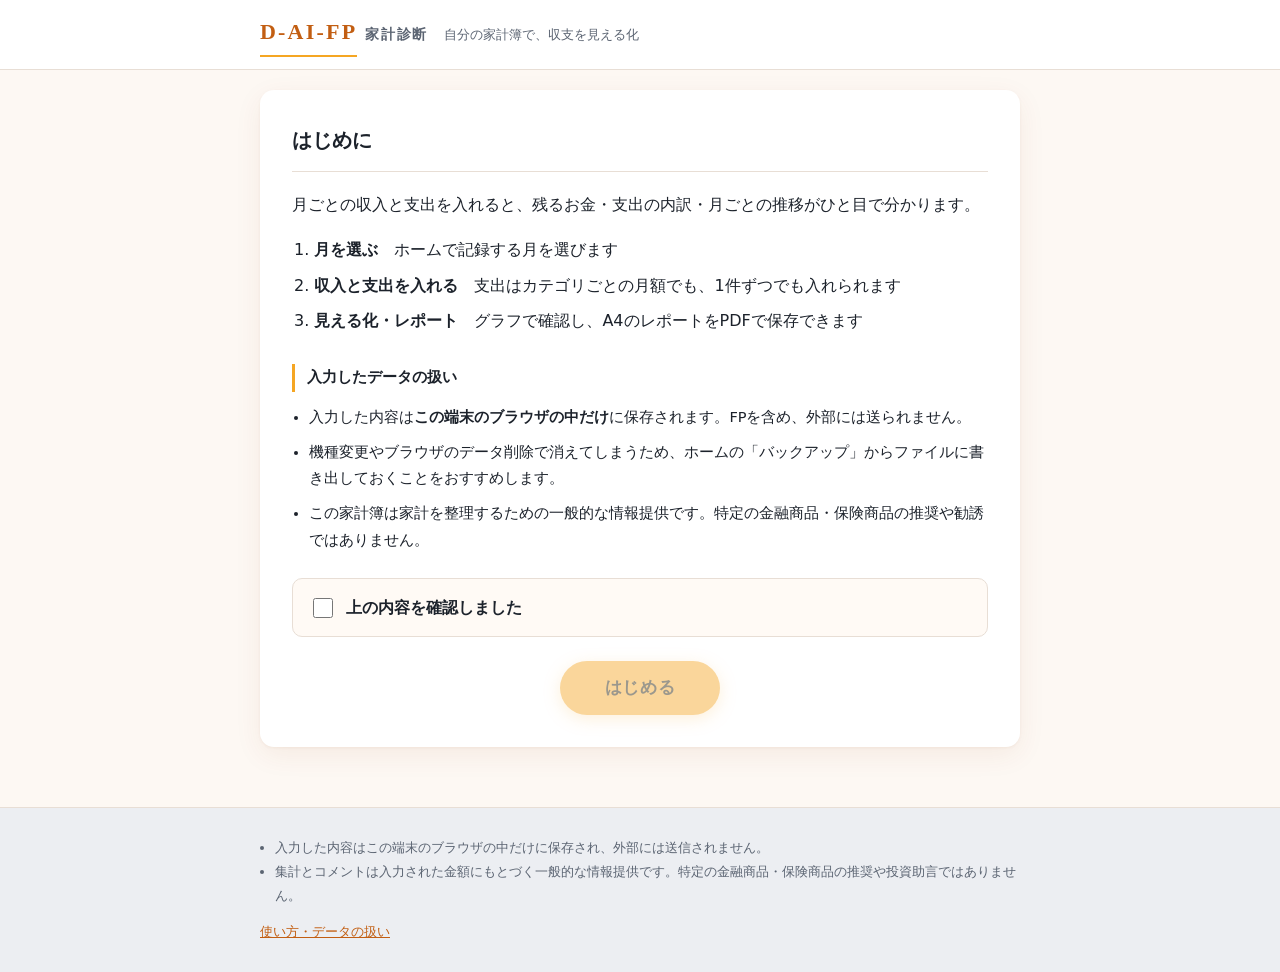
<file: index.html>
<!doctype html>
<html lang="ja">
<head>
  <meta charset="utf-8">
  <meta name="viewport" content="width=device-width, initial-scale=1">
  <meta name="robots" content="noindex">
  <title>D-AI-FP（家計診断）</title>
  <link rel="stylesheet" href="css/style.css">
</head>
<body>
  <header class="site-header">
    <div class="wrap header-inner">
      <a class="logo" href="#" data-go="home"><span class="logo-mark">D-AI-FP</span><span class="logo-text">家計診断</span></a>
      <p class="tagline">自分の家計簿で、収支を見える化</p>
    </div>
  </header>

  <!-- LINEの中のブラウザで開いたときだけ出す案内 -->
  <div class="line-notice" id="line-notice" hidden>
    <div class="wrap">
      <p><strong>LINEの中で開いています。</strong>LINEの中ではレポートのPDF保存ができません。また、入力した内容はブラウザごとに別々に保存されるため、<strong>最初から Safari や Chrome で開いて使う</strong>のがおすすめです。</p>
      <a class="btn btn-primary btn-sm" id="btn-open-external" href="#">Safari・Chromeで開く</a>
    </div>
  </div>

  <main>
    <!-- ①はじめに -->
    <section id="view-intro" class="view" hidden>
      <div class="wrap">
        <div class="card">
          <h2>はじめに</h2>
          <p class="lead">月ごとの収入と支出を入れると、残るお金・支出の内訳・月ごとの推移がひと目で分かります。</p>
          <ol class="howto">
            <li><strong>月を選ぶ</strong>　ホームで記録する月を選びます</li>
            <li><strong>収入と支出を入れる</strong>　支出はカテゴリごとの月額でも、1件ずつでも入れられます</li>
            <li><strong>見える化・レポート</strong>　グラフで確認し、A4のレポートをPDFで保存できます</li>
          </ol>

          <h3 class="sub-head">入力したデータの扱い</h3>
          <ul class="plain-list">
            <li>入力した内容は<strong>この端末のブラウザの中だけ</strong>に保存されます。FPを含め、外部には送られません。</li>
            <li>機種変更やブラウザのデータ削除で消えてしまうため、ホームの「バックアップ」からファイルに書き出しておくことをおすすめします。</li>
            <li>この家計簿は家計を整理するための一般的な情報提供です。特定の金融商品・保険商品の推奨や勧誘ではありません。</li>
          </ul>

          <label class="agree">
            <input type="checkbox" id="agree-check">
            <span>上の内容を確認しました</span>
          </label>
          <div class="center">
            <button type="button" class="btn btn-primary btn-lg" id="btn-start" disabled>はじめる</button>
          </div>
        </div>
      </div>
    </section>

    <!-- ②ホーム -->
    <section id="view-home" class="view" hidden>
      <div class="wrap">
        <div class="month-nav">
          <button type="button" class="month-btn" id="month-prev" aria-label="前の月">‹</button>
          <p class="month-label" id="month-label"></p>
          <button type="button" class="month-btn" id="month-next" aria-label="次の月">›</button>
        </div>

        <div class="card summary-card">
          <div class="summary-grid" id="home-summary"></div>
        </div>

        <div class="menu-grid">
          <button type="button" class="menu-btn" data-go="income"><span class="menu-no">1</span>収入を入れる</button>
          <button type="button" class="menu-btn" data-go="expense"><span class="menu-no">2</span>支出を入れる</button>
          <button type="button" class="menu-btn" data-go="charts"><span class="menu-no">3</span>グラフで見る</button>
          <button type="button" class="menu-btn" data-go="report"><span class="menu-no">4</span>レポートを作る</button>
        </div>

        <div class="card">
          <h2>バックアップ</h2>
          <div id="backup-alert"></div>
          <p class="footnote" id="backup-last"></p>
          <div class="backup-actions">
            <button type="button" class="btn btn-ghost" id="btn-export">ファイルに書き出す</button>
            <label class="btn btn-ghost file-btn">ファイルから読み込む<input type="file" id="import-file"></label>
          </div>
          <p class="footnote">書き出したファイルは、この画面の「ファイルから読み込む」で元に戻すための専用の形式です。ドライブなどで開くと「サポートされていないファイル」と表示されますが、正しく保存できています。</p>
          <p class="footnote">書き出したファイルには家計簿の中身が入っています。他の人に送ったり、共有の場所に置いたりしないでください。</p>
        </div>
      </div>
    </section>

    <!-- ③収入 -->
    <section id="view-income" class="view" hidden>
      <div class="wrap">
        <div class="card">
          <h2><span id="income-month"></span>の収入</h2>
          <p class="note">手取りの金額（税金・社会保険料が引かれたあとの金額）を、月額で入れてください。</p>
          <div id="income-fields"></div>
          <div class="field-total">収入の合計 <strong id="income-total">0円</strong></div>
          <div class="sub-actions">
            <button type="button" class="btn btn-ghost btn-sm" id="btn-copy-income">先月と同じ内容を入れる</button>
          </div>
          <div class="step-nav">
            <button type="button" class="btn btn-ghost" data-go="home">ホームへ</button>
            <button type="button" class="btn btn-primary" data-go="expense">支出を入れる</button>
          </div>
        </div>
      </div>
    </section>

    <!-- ④支出 -->
    <section id="view-expense" class="view" hidden>
      <div class="wrap">
        <div class="card">
          <h2><span id="expense-month"></span>の支出</h2>
          <p class="note">カテゴリごとに月額で入れるか、「1件ずつ」を開いて明細を足していきます。<br>カテゴリの合計＝<strong>月額（明細以外の分）＋明細の合計</strong>です。同じ支出を両方に入れないようにご注意ください。</p>
          <div id="expense-list"></div>
          <div class="field-total">支出の合計 <strong id="expense-total">0円</strong></div>
          <div class="sub-actions">
            <button type="button" class="btn btn-ghost btn-sm" id="btn-copy-fixed">先月の固定費をコピー</button>
          </div>
          <div class="step-nav">
            <button type="button" class="btn btn-ghost" data-go="home">ホームへ</button>
            <button type="button" class="btn btn-primary" data-go="charts">グラフで見る</button>
          </div>
        </div>
      </div>
    </section>

    <!-- ⑥見える化 -->
    <section id="view-charts" class="view" hidden>
      <div class="wrap">
        <div class="month-nav">
          <button type="button" class="month-btn" data-shift="-1" aria-label="前の月">‹</button>
          <p class="month-label" data-month-label></p>
          <button type="button" class="month-btn" data-shift="1" aria-label="次の月">›</button>
        </div>
        <div id="charts-body"></div>
        <div class="step-nav">
          <button type="button" class="btn btn-ghost" data-go="home">ホームへ</button>
          <button type="button" class="btn btn-primary" data-go="report">レポートを作る</button>
        </div>
      </div>
    </section>

    <!-- ⑦レポート -->
    <section id="view-report" class="view" hidden>
      <div class="wrap">
        <div class="report-actions">
          <button type="button" class="btn btn-ghost" data-go="home">ホームへ</button>
          <button type="button" class="btn btn-primary" id="btn-print">PDFで保存（印刷）</button>
        </div>
        <p class="note screen-only" id="print-help">「PDFで保存」を押すと印刷の画面が開きます。送信先・プリンターで「PDFに保存」を選んでください。</p>
        <div id="report-body"></div>
      </div>
    </section>
  </main>

  <footer class="site-footer">
    <div class="wrap">
      <ul class="disclaimer">
        <li>入力した内容はこの端末のブラウザの中だけに保存され、外部には送信されません。</li>
        <li>集計とコメントは入力された金額にもとづく一般的な情報提供です。特定の金融商品・保険商品の推奨や投資助言ではありません。</li>
      </ul>
      <p class="footer-links"><a href="#" data-go="intro">使い方・データの扱い</a></p>
    </div>
  </footer>

  <div class="toast" id="toast" role="status" aria-live="polite"></div>

  <script src="js/calc.js"></script>
  <script src="js/chart.js"></script>
  <script src="js/store.js"></script>
  <script src="js/app.js"></script>
</body>
</html>
</file>
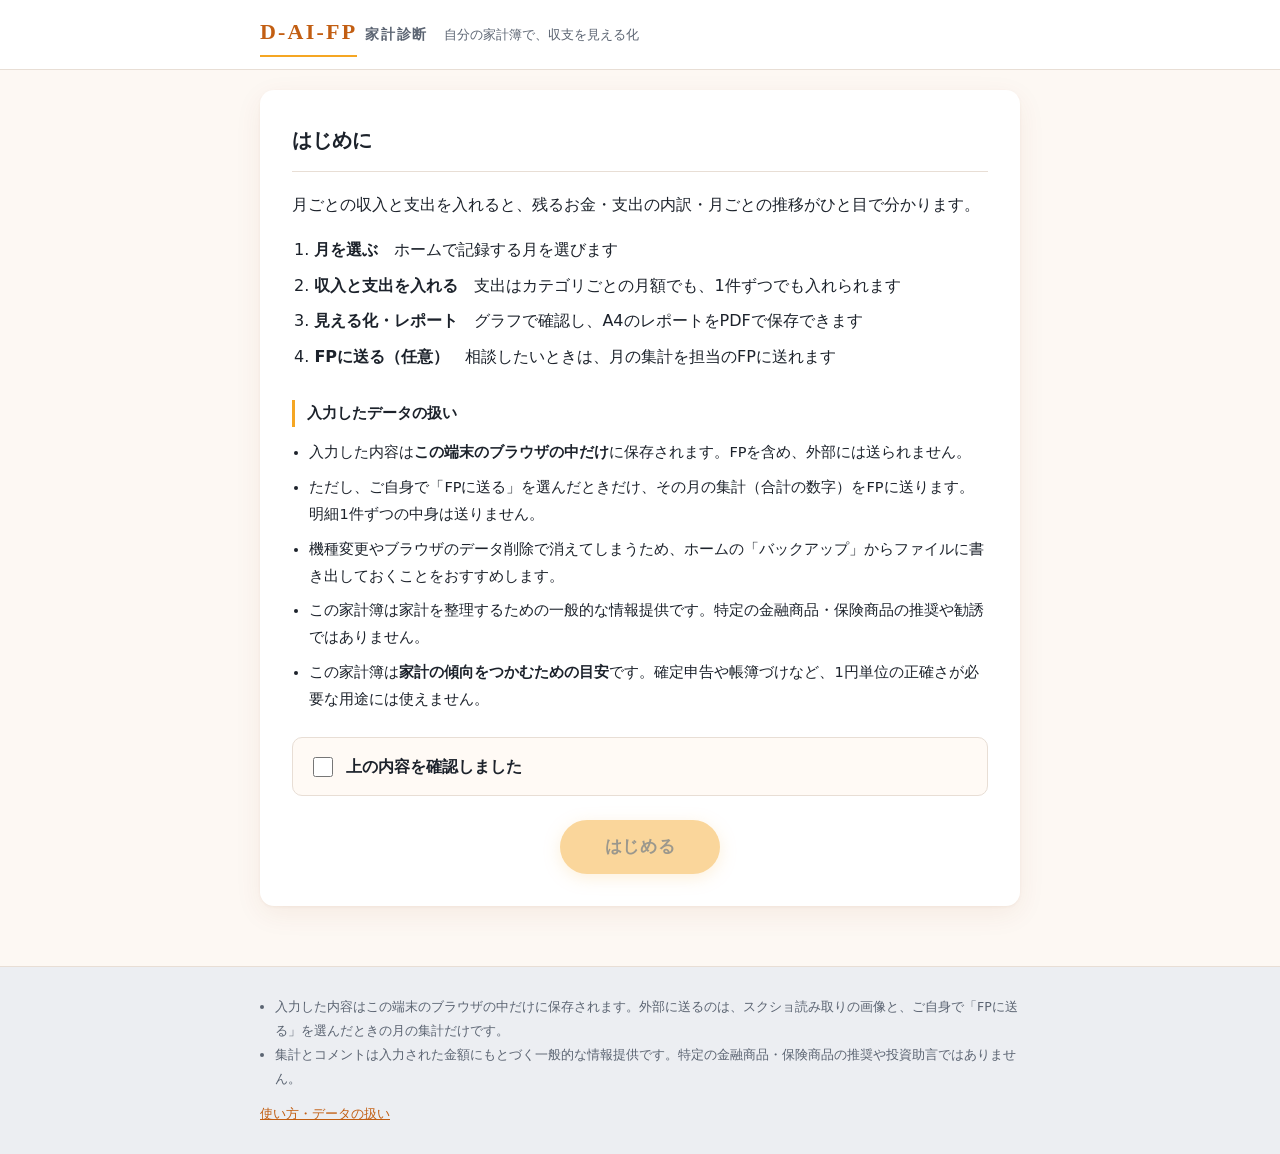
<file: dev/index.html>
<!doctype html>
<html lang="ja">
<head>
  <meta charset="utf-8">
  <meta name="viewport" content="width=device-width, initial-scale=1">
  <meta name="robots" content="noindex">
  <title>D-AI-FP（家計診断）</title>
  <link rel="stylesheet" href="css/style.css?v=20261003g">
</head>
<body>
  <header class="site-header">
    <div class="wrap header-inner">
      <a class="logo" href="#" data-go="home"><span class="logo-mark">D-AI-FP</span><span class="logo-text">家計診断</span></a>
      <p class="tagline">自分の家計簿で、収支を見える化</p>
    </div>
  </header>

  <!-- LINEの中のブラウザで開いたときだけ出す案内 -->
  <div class="line-notice" id="line-notice" hidden>
    <div class="wrap">
      <p><strong>LINEの中で開いています。</strong>LINEの中ではレポートのPDF保存ができません。また、入力した内容はブラウザごとに別々に保存されるため、<strong>最初から Safari や Chrome で開いて使う</strong>のがおすすめです。</p>
      <a class="btn btn-primary btn-sm" id="btn-open-external" href="#">Safari・Chromeで開く</a>
    </div>
  </div>

  <main>
    <!-- ①はじめに -->
    <section id="view-intro" class="view" hidden>
      <div class="wrap">
        <div class="card">
          <h2>はじめに</h2>
          <p class="lead">月ごとの収入と支出を入れると、残るお金・支出の内訳・月ごとの推移がひと目で分かります。</p>
          <ol class="howto">
            <li><strong>月を選ぶ</strong>　ホームで記録する月を選びます</li>
            <li><strong>収入と支出を入れる</strong>　支出はカテゴリごとの月額でも、1件ずつでも入れられます</li>
            <li><strong>見える化・レポート</strong>　グラフで確認し、A4のレポートをPDFで保存できます</li>
            <li><strong>FPに送る（任意）</strong>　相談したいときは、月の集計を担当のFPに送れます</li>
          </ol>

          <h3 class="sub-head">入力したデータの扱い</h3>
          <ul class="plain-list">
            <li>入力した内容は<strong>この端末のブラウザの中だけ</strong>に保存されます。FPを含め、外部には送られません。</li>
            <li>ただし、ご自身で「FPに送る」を選んだときだけ、その月の集計（合計の数字）をFPに送ります。明細1件ずつの中身は送りません。</li>
            <li>機種変更やブラウザのデータ削除で消えてしまうため、ホームの「バックアップ」からファイルに書き出しておくことをおすすめします。</li>
            <li>この家計簿は家計を整理するための一般的な情報提供です。特定の金融商品・保険商品の推奨や勧誘ではありません。</li>
            <li>この家計簿は<strong>家計の傾向をつかむための目安</strong>です。確定申告や帳簿づけなど、1円単位の正確さが必要な用途には使えません。</li>
          </ul>

          <label class="agree">
            <input type="checkbox" id="agree-check">
            <span>上の内容を確認しました</span>
          </label>
          <div class="center">
            <button type="button" class="btn btn-primary btn-lg" id="btn-start" disabled>はじめる</button>
          </div>
        </div>
      </div>
    </section>

    <!-- ②ホーム -->
    <section id="view-home" class="view" hidden>
      <div class="wrap">
        <div class="month-nav">
          <button type="button" class="month-btn" id="month-prev" aria-label="前の月">‹</button>
          <p class="month-label" id="month-label"></p>
          <button type="button" class="month-btn" id="month-next" aria-label="次の月">›</button>
        </div>

        <div class="card summary-card">
          <div class="summary-grid" id="home-summary"></div>
        </div>

        <div class="menu-grid">
          <button type="button" class="menu-btn" data-go="income"><span class="menu-no">1</span>収入を入れる</button>
          <button type="button" class="menu-btn" data-go="expense"><span class="menu-no">2</span>支出を入れる</button>
          <button type="button" class="menu-btn" data-go="charts"><span class="menu-no">3</span>グラフで見る</button>
          <button type="button" class="menu-btn" data-go="report"><span class="menu-no">4</span>レポートを作る</button>
          <button type="button" class="menu-btn menu-btn-wide" data-go="send"><span class="menu-no">5</span>FPに送る（任意）</button>
        </div>

        <div class="card">
          <h2>バックアップ</h2>
          <div id="backup-alert"></div>
          <p class="footnote" id="backup-last"></p>
          <div class="backup-actions">
            <button type="button" class="btn btn-ghost" id="btn-export">ファイルに書き出す</button>
            <label class="btn btn-ghost file-btn">ファイルから読み込む<input type="file" id="import-file"></label>
          </div>
          <p class="footnote">書き出したファイルは、この画面の「ファイルから読み込む」で元に戻すための専用の形式です。ドライブなどで開くと「サポートされていないファイル」と表示されますが、正しく保存できています。</p>
          <p class="footnote">書き出したファイルには家計簿の中身が入っています。他の人に送ったり、共有の場所に置いたりしないでください。</p>
        </div>
      </div>
    </section>

    <!-- ③収入 -->
    <section id="view-income" class="view" hidden>
      <div class="wrap">
        <div class="card">
          <h2><span id="income-month"></span>の収入</h2>
          <p class="note">手取りの金額（税金・社会保険料が引かれたあとの金額）を、月額で入れてください。</p>
          <div id="income-fields"></div>
          <div class="field-total">収入の合計 <strong id="income-total">0円</strong></div>
          <div class="sub-actions">
            <button type="button" class="btn btn-ghost btn-sm" id="btn-copy-income">先月と同じ内容を入れる</button>
          </div>
          <div class="step-nav">
            <button type="button" class="btn btn-ghost" data-go="home">ホームへ</button>
            <button type="button" class="btn btn-primary" data-go="expense">支出を入れる</button>
          </div>
        </div>
      </div>
    </section>

    <!-- ④支出 -->
    <section id="view-expense" class="view" hidden>
      <div class="wrap">
        <div class="card">
          <h2><span id="expense-month"></span>の支出</h2>
          <p class="note">カテゴリごとに月額で入れるか、「1件ずつ」を開いて明細を足していきます。<br>カテゴリの合計＝<strong>月額（明細以外の分）＋明細の合計</strong>です。同じ支出を両方に入れないようにご注意ください。</p>
          <div class="scan-entry">
            <button type="button" class="btn btn-primary" id="btn-scan">明細のスクショから読み取る</button>
            <p class="footnote">カード・銀行・決済アプリの利用明細のスクショから、日付・店名・金額を読み取って明細に入れます（LINEでの本人確認が必要です）。</p>
          </div>
          <div id="expense-list"></div>
          <div class="field-total">支出の合計 <strong id="expense-total">0円</strong></div>
          <div class="sub-actions">
            <button type="button" class="btn btn-ghost btn-sm" id="btn-copy-fixed">先月の固定費をコピー</button>
            <!-- 開発用：プレビュー（localhost）でだけ出す。架空の明細で⑤を確かめる -->
            <button type="button" class="btn btn-ghost btn-sm" id="btn-dev-review" hidden>架空の明細で⑤を確認（開発用）</button>
          </div>
          <div class="step-nav">
            <button type="button" class="btn btn-ghost" data-go="home">ホームへ</button>
            <button type="button" class="btn btn-primary" data-go="charts">グラフで見る</button>
          </div>
        </div>
      </div>
    </section>

    <!-- ④-2 スクショから読み取る（同意 → LINEで本人確認 → 画像を選ぶ → 読み取り → ⑤） -->
    <section id="view-scan" class="view" hidden>
      <div class="wrap">
        <div class="card">
          <h2>スクショから読み取る</h2>

          <!-- 同意（読み取りのたびに出す） -->
          <div id="scan-consent">
            <h3 class="sub-head">読み取りの前にご確認ください</h3>
            <ul class="plain-list">
              <li>画像の読み取りには、外部のAIサービス（<strong>Anthropic社のClaude</strong>）を使います。</li>
              <li>送った画像と読み取った結果は、読み取りが終わると消え、サーバーには残りません。AIの学習にも使われません。</li>
              <li>読み取った結果には、カード番号・口座番号・氏名を含めないようにしています。画像そのものはAIに送られるため、気になる部分はスクショを切り取ってから選んでください。</li>
              <li>本人確認のため、LINEでのログインが必要です。読み取りは<strong>1回5枚・1か月30枚まで</strong>です。</li>
              <li>読み取りは<strong>家計の傾向をつかむため</strong>のもので、店名の表記などに多少のずれが出ることがあります。確定申告など、正確さが必要な用途には向きません。</li>
              <li>AIの読み取りには誤りがあることがあります。取り込む前に、次の画面で日付・店名・金額をご確認ください。</li>
            </ul>
            <label class="agree">
              <input type="checkbox" id="scan-agree">
              <span>上の内容に同意します</span>
            </label>
            <div class="center">
              <button type="button" class="btn btn-primary btn-lg" id="btn-scan-consent" disabled>LINEで本人確認して進む</button>
            </div>
          </div>

          <!-- 画像を選ぶ -->
          <div id="scan-pick" hidden>
            <p class="note">明細が写ったスクショを選んでください（1回<strong>5枚</strong>まで）。</p>
            <p class="scan-quota" id="scan-quota"></p>
            <label class="btn btn-ghost file-btn scan-file">画像を選ぶ<input type="file" id="scan-files" accept="image/*" multiple></label>
            <p class="footnote" id="scan-picked"></p>
            <div class="center">
              <button type="button" class="btn btn-primary btn-lg" id="btn-scan-run" disabled>読み取る</button>
            </div>
          </div>

          <!-- 読み取り中 -->
          <div id="scan-busy" class="scan-busy" hidden>
            <div class="spinner" aria-hidden="true"></div>
            <p>読み取り中です…（30秒ほどかかることがあります。画面を閉じずにお待ちください）</p>
          </div>

          <p class="scan-error" id="scan-error" role="alert" hidden></p>

          <div class="step-nav">
            <button type="button" class="btn btn-ghost" data-go="expense" id="btn-scan-back">支出に戻る</button>
          </div>
        </div>
      </div>
    </section>

    <!-- ⑤仕分けの確認（並びは SPEC 6-6：未分類 → 二重の可能性 → 自動で仕分け済み） -->
    <section id="view-review" class="view" hidden>
      <div class="wrap">
        <div class="card">
          <h2>仕分けの確認</h2>
          <p class="note">読み取った明細の分類を確認してください。日付・店名・金額が違っていたら直せます。取り込むと、明細の日付の月に入ります。</p>
          <div id="review-body"></div>
          <label class="agree review-learn">
            <input type="checkbox" id="review-learn" checked>
            <span>選んだ分類を次回から自動に</span>
          </label>
          <p class="footnote review-status" id="review-status"></p>
          <div class="step-nav">
            <button type="button" class="btn btn-ghost" id="btn-review-cancel">取り込まずに戻る</button>
            <button type="button" class="btn btn-primary" id="btn-review-commit">この内容で取り込む</button>
          </div>
        </div>
      </div>
    </section>

    <!-- ⑥見える化 -->
    <section id="view-charts" class="view" hidden>
      <div class="wrap">
        <div class="month-nav">
          <button type="button" class="month-btn" data-shift="-1" aria-label="前の月">‹</button>
          <p class="month-label" data-month-label></p>
          <button type="button" class="month-btn" data-shift="1" aria-label="次の月">›</button>
        </div>
        <div id="charts-body"></div>
        <div class="step-nav">
          <button type="button" class="btn btn-ghost" data-go="home">ホームへ</button>
          <button type="button" class="btn btn-primary" data-go="report">レポートを作る</button>
        </div>
      </div>
    </section>

    <!-- ⑦レポート -->
    <section id="view-report" class="view" hidden>
      <div class="wrap">
        <div class="report-actions">
          <button type="button" class="btn btn-ghost" data-go="home">ホームへ</button>
          <button type="button" class="btn btn-primary" id="btn-print">PDFで保存（印刷）</button>
        </div>
        <p class="note screen-only" id="print-help">「PDFで保存」を押すと印刷の画面が開きます。送信先・プリンターで「PDFに保存」を選んでください。</p>
        <div id="report-body"></div>
        <div class="center screen-only send-entry">
          <button type="button" class="btn btn-ghost" data-go="send">この月の集計をFPに送る（任意）</button>
        </div>
      </div>
    </section>

    <!-- ⑧FPに送る（任意） -->
    <section id="view-send" class="view" hidden>
      <div class="wrap">
        <div class="month-nav">
          <button type="button" class="month-btn" data-shift="-1" aria-label="前の月">‹</button>
          <p class="month-label" data-month-label></p>
          <button type="button" class="month-btn" data-shift="1" aria-label="次の月">›</button>
        </div>
        <div class="card">
          <h2>FPに送る</h2>

          <!-- 確認と入力 -->
          <div id="send-form">
            <p class="note">この月の集計を、担当のFP（宮崎大輔）に送ります。送るかどうかは、ご自身で決めてください。</p>
            <div id="send-preview"></div>
            <h3 class="sub-head">送る前にご確認ください</h3>
            <ul class="plain-list">
              <li>送るのは<strong>上の表の数字（この月の集計）だけ</strong>です。明細1件ずつの日付・店名・金額は送りません。</li>
              <li>あわせて、下に入れた<strong>お名前</strong>と<strong>LINEの表示名</strong>がFPに届きます。</li>
              <li>送った内容は、FPだけが見られる表（Googleスプレッドシート）に保存されます。消してほしいときは、LINEでお知らせください。</li>
              <li>本人確認のため、LINEでのログインが必要です。送れるのは<strong>1日10回まで</strong>です。</li>
              <li>FPからのご連絡は、LINE公式アカウント「DAIFP 宮崎大輔」から届きます。</li>
            </ul>
            <div class="field">
              <label for="send-name">お名前</label>
              <input type="text" id="send-name" maxlength="40" autocomplete="name" placeholder="例：山田 花子">
            </div>
            <label class="agree">
              <input type="checkbox" id="send-agree">
              <span>上の内容に同意して送ります</span>
            </label>
            <p class="footnote" id="send-ready" hidden>LINEの本人確認ができました。内容を確かめて「送る」を押してください。</p>
            <div class="center">
              <button type="button" class="btn btn-primary btn-lg" id="btn-send" disabled>LINEで本人確認して送る</button>
            </div>
          </div>

          <!-- 送信中 -->
          <div id="send-busy" class="scan-busy" hidden>
            <div class="spinner" aria-hidden="true"></div>
            <p>送信中です…（画面を閉じずにお待ちください）</p>
          </div>

          <!-- 送ったあと -->
          <div id="send-done" hidden>
            <p class="lead">送りました。</p>
            <p>受付番号：<strong id="send-no"></strong></p>
            <p class="note">FPが内容を確認して、LINE公式アカウント「DAIFP 宮崎大輔」からご連絡します。</p>
            <p class="note note-alert" id="send-friend" hidden>「DAIFP 宮崎大輔」がまだ友だちに入っていないようです。ご連絡を受け取るため、<a href="https://line.me/R/ti/p/@936gkqct" target="_blank" rel="noopener">こちらから友だちに追加</a>してください。</p>
          </div>

          <p class="scan-error" id="send-error" role="alert" hidden></p>
          <div id="send-log"></div>

          <div class="step-nav">
            <button type="button" class="btn btn-ghost" data-go="home">ホームへ</button>
            <button type="button" class="btn btn-ghost" data-go="report">レポートに戻る</button>
          </div>
        </div>
      </div>
    </section>
  </main>

  <footer class="site-footer">
    <div class="wrap">
      <ul class="disclaimer">
        <li>入力した内容はこの端末のブラウザの中だけに保存されます。外部に送るのは、スクショ読み取りの画像と、ご自身で「FPに送る」を選んだときの月の集計だけです。</li>
        <li>集計とコメントは入力された金額にもとづく一般的な情報提供です。特定の金融商品・保険商品の推奨や投資助言ではありません。</li>
      </ul>
      <p class="footer-links"><a href="#" data-go="intro">使い方・データの扱い</a></p>
    </div>
  </footer>

  <div class="toast" id="toast" role="status" aria-live="polite"></div>

  <script src="js/calc.js?v=20261003g"></script>
  <script src="js/dict.js?v=20261003g"></script>
  <script src="js/chart.js?v=20261003g"></script>
  <script src="js/store.js?v=20261003g"></script>
  <script src="js/line.js?v=20261003g"></script>
  <script src="js/import.js?v=20261003g"></script>
  <script src="js/send.js?v=20261003g"></script>
  <script src="js/app.js?v=20261003g"></script>
</body>
</html>
</file>
<file: css/style.css>
@charset "UTF-8";
/**
 * 家計診断 — スタイル
 *
 * 配色・部品は d-ai-fp/css/style.css（FP提案資料と揃えたオレンジ基調）から移植。
 * 数字は等幅寄りの字形で揃え、読み間違いを防ぐ。
 */

:root {
  /* --- 基調色（提案資料と共通のオレンジ） --- */
  --primary: #c25e12;
  --primary-dark: #8a3e08;
  --primary-light: #f5a623;
  --primary-tint: rgba(194, 94, 18, 0.08);

  --ink: #1c222b;
  --ink-soft: #5b6472;
  --line: #e8ded5;
  --bg: #fdf8f3;
  --white: #ffffff;
  --ok: #2e7d46;
  --warn: #b3261e;
  --alert: #d9822b;
  --radius: 14px;
  --shadow: 0 1px 3px rgba(138, 62, 8, 0.06), 0 8px 28px rgba(138, 62, 8, 0.07);
  --font-sans: "Hiragino Kaku Gothic ProN", "Yu Gothic Medium", "Noto Sans JP", system-ui, sans-serif;
  --font-serif: "Hiragino Mincho ProN", "Yu Mincho", "Noto Serif JP", serif;
  --font-num: "SF Mono", "Roboto Mono", ui-monospace, monospace;
}

* { box-sizing: border-box; }
html { -webkit-text-size-adjust: 100%; }
[hidden] { display: none !important; }

body {
  margin: 0;
  font-family: var(--font-sans);
  font-size: 16px;
  line-height: 1.85;
  color: var(--ink);
  background: var(--bg);
  font-feature-settings: "palt";
}

.wrap { width: min(760px, calc(100% - 32px)); margin-inline: auto; }
strong { font-weight: 700; }
.ok { color: var(--ok); }
.warn { color: var(--warn); }
.center { text-align: center; }
main { padding-bottom: 40px; }

/* ---------- ヘッダー ---------- */

.site-header {
  background: var(--white);
  border-bottom: 1px solid var(--line);
  position: sticky;
  top: 0;
  z-index: 10;
}

.header-inner { display: flex; align-items: baseline; gap: 16px; padding: 12px 0; }

.logo { text-decoration: none; color: var(--primary); }

.logo-mark {
  font-family: var(--font-serif);
  font-size: 22px;
  font-weight: 700;
  letter-spacing: 0.1em;
  border-bottom: 2px solid var(--primary-light);
  padding-bottom: 2px;
}

.tagline { margin: 0; font-size: 12.5px; color: var(--ink-soft); }

/* ---------- ボタン ---------- */

.btn {
  display: inline-block;
  padding: 12px 26px;
  border: 1px solid transparent;
  border-radius: 999px;
  font-family: inherit;
  font-size: 15px;
  font-weight: 600;
  letter-spacing: 0.04em;
  cursor: pointer;
  text-decoration: none;
  text-align: center;
  transition: transform 0.15s ease, background 0.15s ease;
}

.btn:hover { transform: translateY(-1px); }
.btn:disabled { opacity: 0.45; cursor: not-allowed; transform: none; }
.btn-lg { padding: 15px 44px; font-size: 16.5px; }
.btn-sm { padding: 8px 18px; font-size: 13.5px; }

.btn-primary {
  background: var(--primary-light);
  color: #241c05;
  box-shadow: 0 4px 16px rgba(245, 166, 35, 0.35);
}

.btn-primary:hover { background: #e0a94f; }

.btn-ghost { background: var(--white); border-color: var(--line); color: var(--ink-soft); }

/* ---------- カード・文章 ---------- */

.card {
  background: var(--white);
  border-radius: var(--radius);
  box-shadow: var(--shadow);
  padding: 32px;
  margin: 20px 0;
}

.card h2 {
  font-family: var(--font-serif);
  font-size: 20px;
  margin: 0 0 18px;
  padding-bottom: 12px;
  border-bottom: 1px solid var(--line);
  font-weight: 600;
}

.lead { margin: 0 0 16px; }

.sub-head {
  font-size: 15px;
  margin: 28px 0 12px;
  padding-left: 12px;
  border-left: 3px solid var(--primary-light);
}

.note {
  margin: 0 0 20px;
  padding: 12px 16px;
  background: #fdf4ec;
  border-left: 3px solid var(--primary);
  font-size: 13.5px;
  color: var(--ink-soft);
}

.note-alert { border-left-color: var(--alert); color: var(--ink); }

.footnote { margin: 14px 0 0; font-size: 12.5px; line-height: 1.8; color: var(--ink-soft); }
.empty { margin: 0; color: var(--ink-soft); font-size: 14px; }

.howto { margin: 0 0 8px; padding-left: 1.4em; }
.howto li { margin-bottom: 6px; }
.plain-list { margin: 0; padding-left: 1.2em; font-size: 14.5px; }
.plain-list li { margin-bottom: 8px; }

.agree {
  display: flex;
  align-items: center;
  gap: 10px;
  margin: 24px 0;
  padding: 14px 16px;
  border: 1px solid var(--line);
  border-radius: 10px;
  background: #fffaf5;
  font-weight: 600;
  cursor: pointer;
}

.agree input { width: 20px; height: 20px; accent-color: var(--primary); }

/* ---------- 月の切り替え ---------- */

.month-nav { display: flex; align-items: center; justify-content: center; gap: 18px; margin: 24px 0 0; }

.month-label { margin: 0; font-family: var(--font-serif); font-size: 22px; font-weight: 600; min-width: 8em; text-align: center; }

.month-btn {
  width: 44px;
  height: 44px;
  border-radius: 50%;
  border: 1px solid var(--line);
  background: var(--white);
  color: var(--primary);
  font-size: 24px;
  line-height: 1;
  cursor: pointer;
}

/* ---------- 収支の3つの数字 ---------- */

.summary-card { padding: 24px; }
.summary-grid { display: grid; grid-template-columns: repeat(3, 1fr); gap: 12px; }
.summary-grid > .empty { grid-column: 1 / -1; }

.tile { background: #fffaf5; border: 1px solid var(--line); border-radius: 10px; padding: 14px 16px; }
.tile-main { background: var(--primary-tint); border-color: rgba(194, 94, 18, 0.25); }
.tile-label { margin: 0 0 4px; font-size: 12.5px; color: var(--ink-soft); }
.tile-value { margin: 0; font-family: var(--font-num); font-size: 21px; font-weight: 600; line-height: 1.3; }
.tile-note { margin: 2px 0 0; font-size: 12px; color: var(--ink-soft); }

/* ---------- ホームのメニュー ---------- */

.menu-grid { display: grid; grid-template-columns: repeat(2, 1fr); gap: 12px; }

.menu-btn {
  display: flex;
  align-items: center;
  gap: 12px;
  padding: 18px 20px;
  border: 1px solid var(--line);
  border-radius: 12px;
  background: var(--white);
  box-shadow: var(--shadow);
  font-family: inherit;
  font-size: 16px;
  font-weight: 600;
  color: var(--ink);
  cursor: pointer;
  text-align: left;
}

.menu-no {
  display: inline-grid;
  place-items: center;
  width: 28px;
  height: 28px;
  border-radius: 50%;
  background: var(--primary);
  color: var(--white);
  font-family: var(--font-num);
  font-size: 14px;
  flex-shrink: 0;
}

.backup-actions { display: flex; flex-wrap: wrap; gap: 10px; margin-top: 12px; }
.file-btn { position: relative; overflow: hidden; }
.file-btn input { position: absolute; inset: 0; opacity: 0; cursor: pointer; }

/* ---------- 入力欄 ---------- */

.field {
  display: grid;
  grid-template-columns: minmax(0, 1fr) 200px;
  gap: 16px;
  align-items: center;
  padding: 14px 0;
  border-bottom: 1px solid var(--line);
}

.field > label { font-size: 14.5px; font-weight: 600; line-height: 1.6; }
.field > label small { display: block; font-size: 12.5px; font-weight: 400; color: var(--ink-soft); }

.input-unit { display: flex; align-items: center; gap: 8px; }
.unit { font-size: 13px; color: var(--ink-soft); white-space: nowrap; }

input[type="number"],
input[type="text"],
input[type="date"] {
  width: 100%;
  padding: 10px 12px;
  border: 1px solid var(--line);
  border-radius: 8px;
  font-family: var(--font-num);
  font-size: 16px; /* 16px未満だと iPhone で入力時に拡大されてしまう */
  color: var(--ink);
  background: var(--white);
}

input[type="number"] { text-align: right; }
input[type="text"] { font-family: var(--font-sans); }
input:focus { outline: 2px solid var(--primary-light); outline-offset: 1px; border-color: transparent; }

.field-total {
  margin-top: 16px;
  text-align: right;
  font-size: 14px;
  color: var(--ink-soft);
}

.field-total strong { margin-left: 8px; font-family: var(--font-num); font-size: 22px; color: var(--primary); }

.sub-actions { margin-top: 12px; text-align: right; }

.step-nav { display: flex; justify-content: space-between; gap: 12px; margin-top: 28px; }

/* ---------- 支出のカテゴリ ---------- */

.cat { padding: 14px 0; border-bottom: 1px solid var(--line); }

.cat-head { display: grid; grid-template-columns: minmax(0, 1fr) 200px; gap: 16px; align-items: center; }

.cat-name { display: flex; flex-wrap: wrap; align-items: center; gap: 4px 8px; }
.cat-label { font-size: 15px; font-weight: 600; }
.cat-name small { flex-basis: 100%; font-size: 12px; color: var(--ink-soft); line-height: 1.5; }

.tag {
  display: inline-block;
  padding: 1px 9px;
  border-radius: 999px;
  font-size: 11.5px;
  font-weight: 600;
  line-height: 1.7;
  margin-left: 6px;
  vertical-align: 1px;
}

.tag-btn { border: 1px solid transparent; font-family: inherit; cursor: pointer; margin-left: 0; }
.tag-fixed { background: var(--primary-tint); color: var(--primary); border-color: rgba(194, 94, 18, 0.25); }
.tag-var { background: #eef1f4; color: var(--ink-soft); border-color: #dde2e8; }

.cat-items { margin-top: 8px; }

.cat-items summary {
  display: flex;
  align-items: center;
  gap: 4px;
  font-size: 13px;
  color: var(--primary);
  cursor: pointer;
  list-style: none;
}

.cat-items summary::-webkit-details-marker { display: none; }
.cat-items summary::before { content: "＋"; font-size: 12px; margin-right: 2px; }
.cat-items[open] summary::before { content: "－"; }
.cat-total { margin-left: auto; color: var(--ink-soft); }
.cat-total b { font-family: var(--font-num); color: var(--ink); }

.items { display: grid; gap: 8px; margin: 10px 0; }

.item {
  display: grid;
  grid-template-columns: 150px minmax(0, 1fr) 150px 36px;
  gap: 8px;
  align-items: center;
  padding: 8px;
  background: #fffaf5;
  border-radius: 8px;
}

.item-del {
  width: 36px;
  height: 36px;
  border: 1px solid var(--line);
  border-radius: 50%;
  background: var(--white);
  color: var(--ink-soft);
  font-size: 18px;
  cursor: pointer;
}

/* ---------- 見える化 ---------- */

.bars { display: grid; gap: 12px; margin-top: 4px; }

.bar-row {
  display: grid;
  grid-template-columns: 170px 1fr 130px;
  align-items: center;
  gap: 12px;
  font-size: 13.5px;
}

.bar-label { color: var(--ink-soft); line-height: 1.5; }
.bar-label .tag { font-size: 10.5px; padding: 0 7px; }
.bar-track { position: relative; height: 14px; background: #f6ece2; border-radius: 7px; }
.bar-fill { height: 100%; background: var(--primary); border-radius: 7px; }
.bar-fill.is-var { background: var(--primary-light); }
.bar-value { font-family: var(--font-num); text-align: right; white-space: nowrap; }
.bar-value small { display: inline-block; width: 3.2em; font-size: 11px; color: var(--ink-soft); }

.split-bar { display: flex; height: 22px; border-radius: 11px; overflow: hidden; background: #f6ece2; }
.split-fixed { background: var(--primary); }
.split-var { background: var(--primary-light); }

.split-legend { display: flex; flex-wrap: wrap; gap: 6px 18px; margin-top: 10px; font-size: 13px; color: var(--ink-soft); }
.dot { display: inline-block; width: 10px; height: 10px; border-radius: 3px; margin-right: 6px; vertical-align: 0; }
.dot-fixed { background: var(--primary); }
.dot-var, .dot-income { background: var(--primary-light); }
.dash { display: inline-block; width: 18px; border-top: 2px dashed var(--ink-soft); margin-right: 6px; vertical-align: 4px; }

.chart-box { height: 240px; margin: 8px 0 0; }
.chart-box canvas { width: 100%; height: 100%; display: block; }

.comments { margin: 0; padding-left: 1.2em; }
.comments li { margin-bottom: 8px; }

/* ---------- レポート ---------- */

.report-actions { display: flex; justify-content: space-between; gap: 12px; margin: 24px 0 16px; }

.report-head {
  display: flex;
  flex-wrap: wrap;
  align-items: baseline;
  justify-content: space-between;
  gap: 4px 16px;
  border-bottom: 2px solid var(--primary);
  padding-bottom: 6px;
  margin-top: 8px;
}

.report-title { margin: 0; font-family: var(--font-serif); font-size: 22px; font-weight: 600; color: var(--primary); }
.report-meta { margin: 0; font-size: 13px; color: var(--ink-soft); }

.table-wrap { overflow-x: auto; margin-top: 18px; }
.report-table { width: 100%; border-collapse: collapse; font-size: 14px; }
.report-table th { text-align: left; font-size: 12.5px; font-weight: 600; color: var(--ink-soft); padding: 8px 10px; border-bottom: 1px solid var(--line); }
.report-table td { padding: 8px 10px; border-bottom: 1px solid var(--line); }
.report-table .num { text-align: right; font-family: var(--font-num); white-space: nowrap; }
.report-table tfoot td { font-weight: 700; border-top: 2px solid var(--line); }

/* ---------- フッター ---------- */

.site-footer { background: #eceef2; padding: 28px 0; border-top: 1px solid var(--line); }
.disclaimer { margin: 0; padding-left: 1.2em; font-size: 12.5px; line-height: 1.9; color: var(--ink-soft); }
.footer-links { margin: 12px 0 0; font-size: 13px; }
.footer-links a { color: var(--primary); }

/* ---------- 通知 ---------- */

.toast {
  position: fixed;
  left: 50%;
  bottom: 24px;
  transform: translate(-50%, 20px);
  width: max-content;
  max-width: calc(100% - 32px);
  padding: 12px 18px;
  border-radius: 10px;
  background: var(--ink);
  color: var(--white);
  font-size: 14px;
  opacity: 0;
  pointer-events: none;
  transition: opacity 0.2s ease, transform 0.2s ease;
  z-index: 20;
}

.toast.is-show { opacity: 1; transform: translate(-50%, 0); }

/* ---------- スマートフォン ---------- */

@media (max-width: 640px) {
  body { font-size: 15px; }
  .tagline { display: none; }
  .card { padding: 22px 18px; }
  .summary-card { padding: 16px; }
  .summary-grid { grid-template-columns: 1fr 1fr; gap: 8px; }
  .tile-main { grid-column: 1 / -1; }
  .tile-value { font-size: 19px; }
  .menu-grid { gap: 8px; }
  .menu-btn { padding: 14px; font-size: 14.5px; gap: 8px; }
  .field, .cat-head { grid-template-columns: 1fr; gap: 8px; }
  .item { grid-template-columns: 1fr 1fr 36px; }
  .item input[data-field="memo"] { grid-column: 1 / -1; grid-row: 2; }
  .item .input-unit { grid-column: 2; grid-row: 1; }
  .item-del { grid-column: 3; grid-row: 1; }
  .bar-row { grid-template-columns: 1fr auto; grid-template-areas: "label value" "track track"; gap: 4px 8px; }
  .bar-label { grid-area: label; }
  .bar-value { grid-area: value; }
  .bar-track { grid-area: track; }
  .step-nav .btn, .report-actions .btn { flex: 1; padding-inline: 12px; }
}

/* ---------- 印刷・PDF保存（レポート画面だけを紙にする） ---------- */

@media print {
  @page { size: A4 portrait; margin: 12mm; }

  body { background: var(--white); font-size: 10.5pt; line-height: 1.6; }

  /* 画面でしか意味のない要素は落とす */
  .site-header,
  .site-footer,
  .report-actions,
  .screen-only,
  .toast,
  .view:not(#view-report) { display: none !important; }

  .wrap { width: 100%; }

  .card {
    box-shadow: none;
    border: 1px solid var(--line);
    padding: 12px 14px;
    margin: 8px 0;
    break-inside: avoid;
  }

  .card h2 { font-size: 12pt; margin-bottom: 8px; padding-bottom: 5px; }
  .report-title { font-size: 15pt; }
  .tile-value { font-size: 14pt; }
  .bar-row { grid-template-columns: 150px 1fr 120px; font-size: 9.5pt; gap: 8px; }
  .report-table { font-size: 9.5pt; }
  .report-table td, .report-table th { padding: 4px 8px; }
  .chart-box { height: 200px; }

  /* 背景色を紙にも出す。指定がないとブラウザ既定で塗りが落ちる */
  .tile, .tag, .bar-track, .bar-fill, .split-bar, .split-fixed, .split-var, .dot {
    -webkit-print-color-adjust: exact;
    print-color-adjust: exact;
  }

  .footnote { font-size: 8pt; }
}

/* ---------- LINEの中のブラウザ向けの案内 ---------- */

.line-notice { background: #fff4e0; border-bottom: 1px solid #f1d9b0; padding: 12px 0; font-size: 13.5px; }
.line-notice p { margin: 0 0 8px; line-height: 1.7; }

@media print {
  .line-notice { display: none !important; }
}

/* ロゴ：D-AI-FP の後ろに「家計診断」を小さく添える */
.logo { display: inline-flex; align-items: baseline; gap: 8px; }
.logo-text { font-size: 14px; font-weight: 600; letter-spacing: 0.12em; color: var(--ink-soft); }
</file>
<file: dev/css/style.css>
@charset "UTF-8";
/**
 * 家計診断 — スタイル
 *
 * 配色・部品は d-ai-fp/css/style.css（FP提案資料と揃えたオレンジ基調）から移植。
 * 数字は等幅寄りの字形で揃え、読み間違いを防ぐ。
 */

:root {
  /* --- 基調色（提案資料と共通のオレンジ） --- */
  --primary: #c25e12;
  --primary-dark: #8a3e08;
  --primary-light: #f5a623;
  --primary-tint: rgba(194, 94, 18, 0.08);

  --ink: #1c222b;
  --ink-soft: #5b6472;
  --line: #e8ded5;
  --bg: #fdf8f3;
  --white: #ffffff;
  --ok: #2e7d46;
  --warn: #b3261e;
  --alert: #d9822b;
  --radius: 14px;
  --shadow: 0 1px 3px rgba(138, 62, 8, 0.06), 0 8px 28px rgba(138, 62, 8, 0.07);
  --font-sans: "Hiragino Kaku Gothic ProN", "Yu Gothic Medium", "Noto Sans JP", system-ui, sans-serif;
  --font-serif: "Hiragino Mincho ProN", "Yu Mincho", "Noto Serif JP", serif;
  --font-num: "SF Mono", "Roboto Mono", ui-monospace, monospace;
}

* { box-sizing: border-box; }
html { -webkit-text-size-adjust: 100%; }
[hidden] { display: none !important; }

body {
  margin: 0;
  font-family: var(--font-sans);
  font-size: 16px;
  line-height: 1.85;
  color: var(--ink);
  background: var(--bg);
  font-feature-settings: "palt";
}

.wrap { width: min(760px, calc(100% - 32px)); margin-inline: auto; }
strong { font-weight: 700; }
.ok { color: var(--ok); }
.warn { color: var(--warn); }
.center { text-align: center; }
main { padding-bottom: 40px; }

/* ---------- ヘッダー ---------- */

.site-header {
  background: var(--white);
  border-bottom: 1px solid var(--line);
  position: sticky;
  top: 0;
  z-index: 10;
}

.header-inner { display: flex; align-items: baseline; gap: 16px; padding: 12px 0; }

.logo { text-decoration: none; color: var(--primary); }

.logo-mark {
  font-family: var(--font-serif);
  font-size: 22px;
  font-weight: 700;
  letter-spacing: 0.1em;
  border-bottom: 2px solid var(--primary-light);
  padding-bottom: 2px;
}

.tagline { margin: 0; font-size: 12.5px; color: var(--ink-soft); }

/* ---------- ボタン ---------- */

.btn {
  display: inline-block;
  padding: 12px 26px;
  border: 1px solid transparent;
  border-radius: 999px;
  font-family: inherit;
  font-size: 15px;
  font-weight: 600;
  letter-spacing: 0.04em;
  cursor: pointer;
  text-decoration: none;
  text-align: center;
  transition: transform 0.15s ease, background 0.15s ease;
}

.btn:hover { transform: translateY(-1px); }
.btn:disabled { opacity: 0.45; cursor: not-allowed; transform: none; }
.btn-lg { padding: 15px 44px; font-size: 16.5px; }
.btn-sm { padding: 8px 18px; font-size: 13.5px; }

.btn-primary {
  background: var(--primary-light);
  color: #241c05;
  box-shadow: 0 4px 16px rgba(245, 166, 35, 0.35);
}

.btn-primary:hover { background: #e0a94f; }

.btn-ghost { background: var(--white); border-color: var(--line); color: var(--ink-soft); }

/* ---------- カード・文章 ---------- */

.card {
  background: var(--white);
  border-radius: var(--radius);
  box-shadow: var(--shadow);
  padding: 32px;
  margin: 20px 0;
}

.card h2 {
  font-family: var(--font-serif);
  font-size: 20px;
  margin: 0 0 18px;
  padding-bottom: 12px;
  border-bottom: 1px solid var(--line);
  font-weight: 600;
}

.lead { margin: 0 0 16px; }

.sub-head {
  font-size: 15px;
  margin: 28px 0 12px;
  padding-left: 12px;
  border-left: 3px solid var(--primary-light);
}

.note {
  margin: 0 0 20px;
  padding: 12px 16px;
  background: #fdf4ec;
  border-left: 3px solid var(--primary);
  font-size: 13.5px;
  color: var(--ink-soft);
}

.note-alert { border-left-color: var(--alert); color: var(--ink); }

.footnote { margin: 14px 0 0; font-size: 12.5px; line-height: 1.8; color: var(--ink-soft); }
.empty { margin: 0; color: var(--ink-soft); font-size: 14px; }

.howto { margin: 0 0 8px; padding-left: 1.4em; }
.howto li { margin-bottom: 6px; }
.plain-list { margin: 0; padding-left: 1.2em; font-size: 14.5px; }
.plain-list li { margin-bottom: 8px; }

.agree {
  display: flex;
  align-items: center;
  gap: 10px;
  margin: 24px 0;
  padding: 14px 16px;
  border: 1px solid var(--line);
  border-radius: 10px;
  background: #fffaf5;
  font-weight: 600;
  cursor: pointer;
}

.agree input { width: 20px; height: 20px; accent-color: var(--primary); }

/* ---------- 月の切り替え ---------- */

.month-nav { display: flex; align-items: center; justify-content: center; gap: 18px; margin: 24px 0 0; }

.month-label { margin: 0; font-family: var(--font-serif); font-size: 22px; font-weight: 600; min-width: 8em; text-align: center; }

.month-btn {
  width: 44px;
  height: 44px;
  border-radius: 50%;
  border: 1px solid var(--line);
  background: var(--white);
  color: var(--primary);
  font-size: 24px;
  line-height: 1;
  cursor: pointer;
}

/* ---------- 収支の3つの数字 ---------- */

.summary-card { padding: 24px; }
.summary-grid { display: grid; grid-template-columns: repeat(auto-fit, minmax(140px, 1fr)); gap: 12px; }
.summary-grid > .empty { grid-column: 1 / -1; }

.tile { background: #fffaf5; border: 1px solid var(--line); border-radius: 10px; padding: 14px 16px; }
.tile-main { background: var(--primary-tint); border-color: rgba(194, 94, 18, 0.25); }
.tile-label { margin: 0 0 4px; font-size: 12.5px; color: var(--ink-soft); }
.tile-value { margin: 0; font-family: var(--font-num); font-size: 21px; font-weight: 600; line-height: 1.3; }
.tile-note { margin: 2px 0 0; font-size: 12px; color: var(--ink-soft); }

/* ---------- ホームのメニュー ---------- */

.menu-grid { display: grid; grid-template-columns: repeat(2, 1fr); gap: 12px; }

.menu-btn {
  display: flex;
  align-items: center;
  gap: 12px;
  padding: 18px 20px;
  border: 1px solid var(--line);
  border-radius: 12px;
  background: var(--white);
  box-shadow: var(--shadow);
  font-family: inherit;
  font-size: 16px;
  font-weight: 600;
  color: var(--ink);
  cursor: pointer;
  text-align: left;
}

.menu-no {
  display: inline-grid;
  place-items: center;
  width: 28px;
  height: 28px;
  border-radius: 50%;
  background: var(--primary);
  color: var(--white);
  font-family: var(--font-num);
  font-size: 14px;
  flex-shrink: 0;
}

.backup-actions { display: flex; flex-wrap: wrap; gap: 10px; margin-top: 12px; }
.file-btn { position: relative; overflow: hidden; }
.file-btn input { position: absolute; inset: 0; opacity: 0; cursor: pointer; }

/* ---------- 入力欄 ---------- */

.field {
  display: grid;
  grid-template-columns: minmax(0, 1fr) 200px;
  gap: 16px;
  align-items: center;
  padding: 14px 0;
  border-bottom: 1px solid var(--line);
}

.field > label { font-size: 14.5px; font-weight: 600; line-height: 1.6; }
.field > label small { display: block; font-size: 12.5px; font-weight: 400; color: var(--ink-soft); }

.input-unit { display: flex; align-items: center; gap: 8px; }
.unit { font-size: 13px; color: var(--ink-soft); white-space: nowrap; }

input[type="number"],
input[type="text"],
input[type="date"] {
  width: 100%;
  padding: 10px 12px;
  border: 1px solid var(--line);
  border-radius: 8px;
  font-family: var(--font-num);
  font-size: 16px; /* 16px未満だと iPhone で入力時に拡大されてしまう */
  color: var(--ink);
  background: var(--white);
}

input[type="number"] { text-align: right; }
input[type="text"] { font-family: var(--font-sans); }
input:focus { outline: 2px solid var(--primary-light); outline-offset: 1px; border-color: transparent; }

.field-total {
  margin-top: 16px;
  text-align: right;
  font-size: 14px;
  color: var(--ink-soft);
}

.field-total strong { margin-left: 8px; font-family: var(--font-num); font-size: 22px; color: var(--primary); }

.sub-actions { margin-top: 12px; text-align: right; }

.step-nav { display: flex; justify-content: space-between; gap: 12px; margin-top: 28px; }

/* ---------- 支出のカテゴリ ---------- */

.cat { padding: 14px 0; border-bottom: 1px solid var(--line); }

.cat-head { display: grid; grid-template-columns: minmax(0, 1fr) 200px; gap: 16px; align-items: center; }

.cat-name { display: flex; flex-wrap: wrap; align-items: center; gap: 4px 8px; }
.cat-label { font-size: 15px; font-weight: 600; }
.cat-name small { flex-basis: 100%; font-size: 12px; color: var(--ink-soft); line-height: 1.5; }

.tag {
  display: inline-block;
  padding: 1px 9px;
  border-radius: 999px;
  font-size: 11.5px;
  font-weight: 600;
  line-height: 1.7;
  margin-left: 6px;
  vertical-align: 1px;
}

.tag-btn { border: 1px solid transparent; font-family: inherit; cursor: pointer; margin-left: 0; }
.tag-fixed { background: var(--primary-tint); color: var(--primary); border-color: rgba(194, 94, 18, 0.25); }
.tag-var { background: #eef1f4; color: var(--ink-soft); border-color: #dde2e8; }

.cat-items { margin-top: 8px; }

.cat-items summary {
  display: flex;
  align-items: center;
  gap: 4px;
  font-size: 13px;
  color: var(--primary);
  cursor: pointer;
  list-style: none;
}

.cat-items summary::-webkit-details-marker { display: none; }
.cat-items summary::before { content: "＋"; font-size: 12px; margin-right: 2px; }
.cat-items[open] summary::before { content: "－"; }
.cat-total { margin-left: auto; color: var(--ink-soft); }
.cat-total b { font-family: var(--font-num); color: var(--ink); }

.items { display: grid; gap: 8px; margin: 10px 0; }

.item {
  display: grid;
  grid-template-columns: 150px minmax(0, 1fr) 150px 36px;
  gap: 8px;
  align-items: center;
  padding: 8px;
  background: #fffaf5;
  border-radius: 8px;
}

.item-del {
  width: 36px;
  height: 36px;
  border: 1px solid var(--line);
  border-radius: 50%;
  background: var(--white);
  color: var(--ink-soft);
  font-size: 18px;
  cursor: pointer;
}

/* ---------- ⑤仕分けの確認 ---------- */

.rv-group { margin-top: 18px; padding: 14px; border: 1px solid var(--line); border-radius: 10px; }
.rv-alert { border-left: 4px solid var(--alert); background: #fffaf5; }
.rv-head { display: flex; flex-wrap: wrap; align-items: baseline; gap: 4px; margin: 0 0 6px; font-size: 15px; font-weight: 600; }
.rv-count { font-weight: 400; color: var(--ink-soft); font-size: 13.5px; }
.rv-help { margin: 0 0 8px; font-size: 13px; color: var(--ink-soft); }
.rv-auto summary { cursor: pointer; list-style: none; margin: 0; color: var(--ok); }
.rv-auto summary::-webkit-details-marker { display: none; }
.rv-open { margin-left: auto; font-size: 13px; font-weight: 400; color: var(--primary); }
.rv-auto[open] .rv-open { display: none; }
.rv-auto[open] summary { margin-bottom: 6px; }

.rv-row {
  display: grid;
  grid-template-columns: 150px minmax(0, 1fr) 140px 150px;
  gap: 8px;
  align-items: center;
  padding: 10px 0;
  border-top: 1px solid var(--line);
}
.rv-row.is-skip { opacity: 0.55; }
.rv-row select {
  width: 100%;
  padding: 10px 8px;
  border: 1px solid var(--line);
  border-radius: 8px;
  font-family: inherit;
  font-size: 16px;
  color: var(--ink);
  background: var(--white);
}
.rv-row select.is-empty { border-color: var(--alert); color: var(--alert); }
.rv-take { display: inline-flex; align-items: center; gap: 6px; font-size: 14px; font-weight: 600; }
.rv-take input { width: 20px; height: 20px; accent-color: var(--primary); }
.rv-note { font-size: 12px; color: var(--ink-soft); }
.rv-meta { grid-column: 1 / -1; display: flex; flex-wrap: wrap; align-items: center; gap: 4px 14px; }
.rv-meta:empty { display: none; }
.review-learn { margin-top: 20px; }
.review-status { min-height: 1.8em; }

/* ---------- 見える化 ---------- */

.bars { display: grid; gap: 12px; margin-top: 4px; }

.bar-row {
  display: grid;
  grid-template-columns: 170px 1fr 130px;
  align-items: center;
  gap: 12px;
  font-size: 13.5px;
}

.bar-label { color: var(--ink-soft); line-height: 1.5; }
.bar-label .tag { font-size: 10.5px; padding: 0 7px; }
.bar-track { position: relative; height: 14px; background: #f6ece2; border-radius: 7px; }
.bar-fill { height: 100%; background: var(--primary); border-radius: 7px; }
.bar-fill.is-var { background: var(--primary-light); }
.bar-value { font-family: var(--font-num); text-align: right; white-space: nowrap; }
.bar-value small { display: inline-block; width: 3.2em; font-size: 11px; color: var(--ink-soft); }

.split-bar { display: flex; height: 22px; border-radius: 11px; overflow: hidden; background: #f6ece2; }
.split-fixed { background: var(--primary); }
.split-var { background: var(--primary-light); }

.split-legend { display: flex; flex-wrap: wrap; gap: 6px 18px; margin-top: 10px; font-size: 13px; color: var(--ink-soft); }
.dot { display: inline-block; width: 10px; height: 10px; border-radius: 3px; margin-right: 6px; vertical-align: 0; }
.dot-fixed { background: var(--primary); }
.dot-var, .dot-income { background: var(--primary-light); }
.dash { display: inline-block; width: 18px; border-top: 2px dashed var(--ink-soft); margin-right: 6px; vertical-align: 4px; }

.chart-box { height: 240px; margin: 8px 0 0; }
.chart-box canvas { width: 100%; height: 100%; display: block; }

.comments { margin: 0; padding-left: 1.2em; }
.comments li { margin-bottom: 8px; }

/* ---------- レポート ---------- */

.report-actions { display: flex; justify-content: space-between; gap: 12px; margin: 24px 0 16px; }

.report-head {
  display: flex;
  flex-wrap: wrap;
  align-items: baseline;
  justify-content: space-between;
  gap: 4px 16px;
  border-bottom: 2px solid var(--primary);
  padding-bottom: 6px;
  margin-top: 8px;
}

.report-title { margin: 0; font-family: var(--font-serif); font-size: 22px; font-weight: 600; color: var(--primary); }
.report-meta { margin: 0; font-size: 13px; color: var(--ink-soft); }

.table-wrap { overflow-x: auto; margin-top: 18px; }
.report-table { width: 100%; border-collapse: collapse; font-size: 14px; }
.report-table th { text-align: left; font-size: 12.5px; font-weight: 600; color: var(--ink-soft); padding: 8px 10px; border-bottom: 1px solid var(--line); }
.report-table td { padding: 8px 10px; border-bottom: 1px solid var(--line); }
.report-table .num { text-align: right; font-family: var(--font-num); white-space: nowrap; }
.report-table tfoot td { font-weight: 700; border-top: 2px solid var(--line); }

/* ---------- フッター ---------- */

.site-footer { background: #eceef2; padding: 28px 0; border-top: 1px solid var(--line); }
.disclaimer { margin: 0; padding-left: 1.2em; font-size: 12.5px; line-height: 1.9; color: var(--ink-soft); }
.footer-links { margin: 12px 0 0; font-size: 13px; }
.footer-links a { color: var(--primary); }

/* ---------- 通知 ---------- */

.toast {
  position: fixed;
  left: 50%;
  bottom: 24px;
  transform: translate(-50%, 20px);
  width: max-content;
  max-width: calc(100% - 32px);
  padding: 12px 18px;
  border-radius: 10px;
  background: var(--ink);
  color: var(--white);
  font-size: 14px;
  opacity: 0;
  pointer-events: none;
  transition: opacity 0.2s ease, transform 0.2s ease;
  z-index: 20;
}

.toast.is-show { opacity: 1; transform: translate(-50%, 0); }

/* ---------- スマートフォン ---------- */

@media (max-width: 640px) {
  body { font-size: 15px; }
  .tagline { display: none; }
  .card { padding: 22px 18px; }
  .summary-card { padding: 16px; }
  .summary-grid { grid-template-columns: 1fr 1fr; gap: 8px; }
  .tile-main { grid-column: 1 / -1; }
  .tile-value { font-size: 19px; }
  .menu-grid { gap: 8px; }
  .menu-btn { padding: 14px; font-size: 14.5px; gap: 8px; }
  .field, .cat-head { grid-template-columns: 1fr; gap: 8px; }
  .item { grid-template-columns: 1fr 1fr 36px; }
  .item input[data-field="memo"] { grid-column: 1 / -1; grid-row: 2; }
  .item .input-unit { grid-column: 2; grid-row: 1; }
  .item-del { grid-column: 3; grid-row: 1; }
  .rv-row { grid-template-columns: 1fr 1fr; }
  .rv-row input[data-field="name"] { grid-column: 1; grid-row: 2; }
  .rv-row select { grid-column: 2; grid-row: 2; }
  .bar-row { grid-template-columns: 1fr auto; grid-template-areas: "label value" "track track"; gap: 4px 8px; }
  .bar-label { grid-area: label; }
  .bar-value { grid-area: value; }
  .bar-track { grid-area: track; }
  .step-nav .btn, .report-actions .btn { flex: 1; padding-inline: 12px; }
}

/* ---------- 印刷・PDF保存（レポート画面だけを紙にする） ---------- */

@media print {
  @page { size: A4 portrait; margin: 12mm; }

  body { background: var(--white); font-size: 10.5pt; line-height: 1.6; }

  /* 画面でしか意味のない要素は落とす */
  .site-header,
  .site-footer,
  .report-actions,
  .screen-only,
  .toast,
  .view:not(#view-report) { display: none !important; }

  .wrap { width: 100%; }

  .card {
    box-shadow: none;
    border: 1px solid var(--line);
    padding: 12px 14px;
    margin: 8px 0;
    break-inside: avoid;
  }

  .card h2 { font-size: 12pt; margin-bottom: 8px; padding-bottom: 5px; }
  .report-title { font-size: 15pt; }
  .tile-value { font-size: 14pt; }
  .bar-row { grid-template-columns: 150px 1fr 120px; font-size: 9.5pt; gap: 8px; }
  .report-table { font-size: 9.5pt; }
  .report-table td, .report-table th { padding: 4px 8px; }
  .chart-box { height: 200px; }

  /* 背景色を紙にも出す。指定がないとブラウザ既定で塗りが落ちる */
  .tile, .tag, .bar-track, .bar-fill, .split-bar, .split-fixed, .split-var, .dot {
    -webkit-print-color-adjust: exact;
    print-color-adjust: exact;
  }

  .footnote { font-size: 8pt; }
}

/* ---------- LINEの中のブラウザ向けの案内 ---------- */

.line-notice { background: #fff4e0; border-bottom: 1px solid #f1d9b0; padding: 12px 0; font-size: 13.5px; }
.line-notice p { margin: 0 0 8px; line-height: 1.7; }

@media print {
  .line-notice { display: none !important; }
}

/* ロゴ：D-AI-FP の後ろに「家計診断」を小さく添える */
.logo { display: inline-flex; align-items: baseline; gap: 8px; }
.logo-text { font-size: 14px; font-weight: 600; letter-spacing: 0.12em; color: var(--ink-soft); }

/* ---------- ④-2 スクショから読み取る ---------- */
.scan-entry { margin: 4px 0 16px; padding: 14px; border: 1px dashed var(--primary-light); border-radius: 10px; background: var(--primary-tint); text-align: center; }
.scan-entry .btn { width: 100%; max-width: 360px; }
.scan-entry .footnote { margin: 8px 0 0; text-align: left; }
.scan-quota { font-weight: 700; color: var(--primary-dark); margin: 0 0 12px; }
.scan-file { display: block; max-width: 360px; margin: 0 auto; text-align: center; }
.scan-busy { text-align: center; padding: 24px 0; }
.scan-busy p { margin: 12px 0 0; font-size: 14.5px; }
.spinner { width: 40px; height: 40px; margin: 0 auto; border: 4px solid var(--line); border-top-color: var(--primary); border-radius: 50%; animation: kk-spin 0.9s linear infinite; }
@keyframes kk-spin { to { transform: rotate(360deg); } }
.scan-error { margin: 14px 0 0; padding: 10px 12px; border-radius: 8px; background: #fdecea; color: var(--warn); font-size: 14px; line-height: 1.6; }

/* ---------- ⑧FPに送る ---------- */
.menu-btn-wide { grid-column: 1 / -1; }
.send-entry { margin: 8px 0 24px; }
.send-table { width: 100%; border-collapse: collapse; font-size: 14.5px; margin: 4px 0 8px; }
.send-table th, .send-table td { padding: 6px 8px; border-bottom: 1px solid var(--line); text-align: left; font-weight: 400; }
.send-table td.num { text-align: right; font-family: var(--font-num); white-space: nowrap; }
.send-table tr.is-total th, .send-table tr.is-total td { font-weight: 700; }
.send-table tr.is-sub th { padding-left: 20px; color: var(--ink-soft); }
.send-log { margin-top: 16px; font-size: 13.5px; color: var(--ink-soft); }
.send-log ul { margin: 4px 0 0; padding-left: 1.2em; }
</file>
